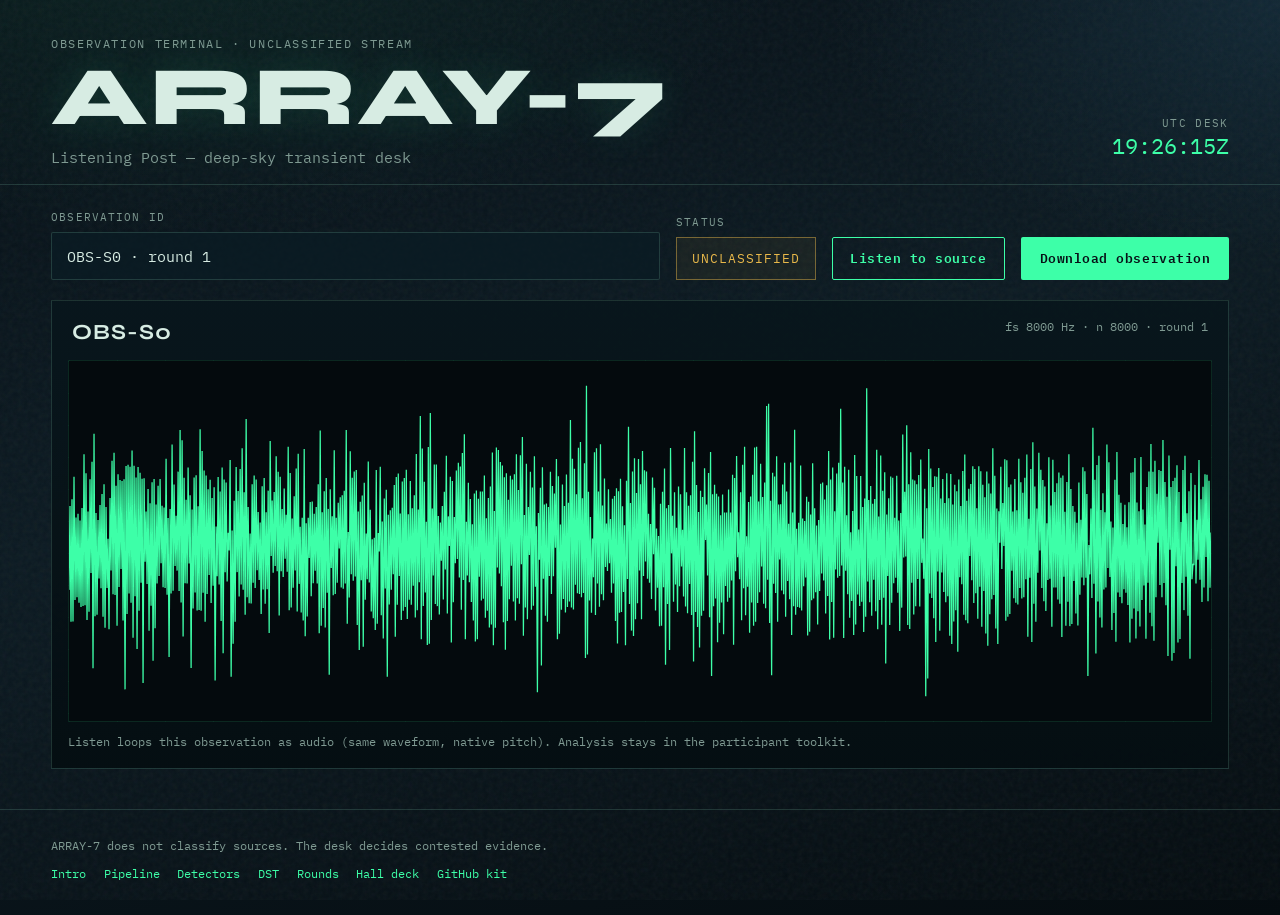
<file: website/index.html>
<!DOCTYPE html>
<html lang="ru">
<head>
  <meta charset="UTF-8" />
  <meta name="viewport" content="width=device-width, initial-scale=1" />
  <title>ARRAY-7 — Listening Post</title>
  <link rel="preconnect" href="https://fonts.googleapis.com" />
  <link rel="preconnect" href="https://fonts.gstatic.com" crossorigin />
  <link href="https://fonts.googleapis.com/css2?family=IBM+Plex+Mono:wght@400;500;600&family=Syne:wght@600;700;800&display=swap" rel="stylesheet" />
  <link rel="stylesheet" href="style.css" />
</head>
<body>
  <div class="grain" aria-hidden="true"></div>

  <header class="top">
    <div class="brand-block">
      <p class="eyebrow">Observation terminal · unclassified stream</p>
      <h1 class="brand">ARRAY-7</h1>
      <p class="tagline">Listening Post — deep-sky transient desk</p>
    </div>
    <div class="clock-block">
      <span class="clock-label">UTC desk</span>
      <time id="utc-clock" class="clock">--:--:--</time>
    </div>
  </header>

  <main class="stage">
    <section class="select-row" aria-label="Observation select">
      <label class="field">
        <span>Observation ID</span>
        <select id="obs-select"></select>
      </label>
      <div class="status-wrap">
        <span class="status-label">Status</span>
        <span id="status-badge" class="status">UNCLASSIFIED</span>
      </div>
      <button id="play-btn" class="btn btn-ghost" type="button" disabled>Listen to source</button>
      <a id="download-btn" class="btn" href="#" download>Download observation</a>
    </section>

    <section class="scope" aria-label="Waveform">
      <div class="scope-head">
        <h2 id="obs-title">—</h2>
        <p id="obs-meta" class="meta-line">fs — · n — · round —</p>
      </div>
      <canvas id="wave" width="1200" height="360" role="img" aria-label="Waveform display"></canvas>
      <p class="hint">Listen loops this observation as audio (same waveform, native pitch). Analysis stays in the participant toolkit.</p>
    </section>
  </main>

  <footer class="foot">
    <p>ARRAY-7 does not classify sources. The desk decides contested evidence.</p>
    <p class="desk-links">
      <a href="docs.html">Intro</a>
      <a href="docs.html#pipeline">Pipeline</a>
      <a href="docs.html#detectors">Detectors</a>
      <a href="docs.html#dst">DST</a>
      <a href="scoreboard.html">Rounds</a>
      <a href="briefing.html">Hall deck</a>
      <a href="https://github.com/LogMaks/seti-hack-public/tree/main/participant">GitHub kit</a>
    </p>
  </footer>

  <script src="app.js"></script>
</body>
</html>
</file>
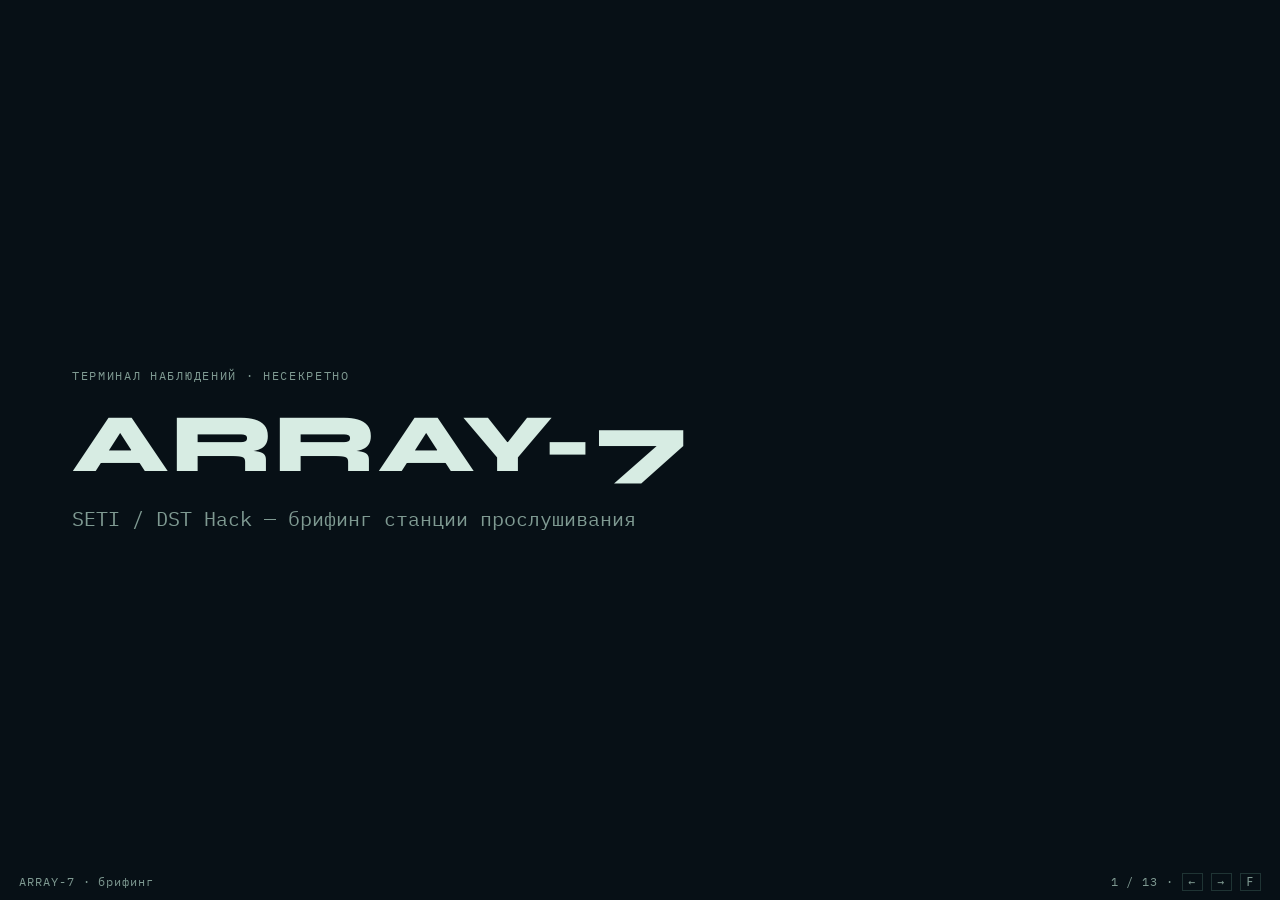
<file: website/briefing.html>
<!DOCTYPE html>
<html lang="ru">
<head>
  <meta charset="UTF-8" />
  <meta name="viewport" content="width=device-width, initial-scale=1" />
  <title>ARRAY-7 — брифинг</title>
  <link rel="preconnect" href="https://fonts.googleapis.com" />
  <link rel="preconnect" href="https://fonts.gstatic.com" crossorigin />
  <link href="https://fonts.googleapis.com/css2?family=IBM+Plex+Mono:wght@400;500;600&family=Syne:wght@700;800&display=swap" rel="stylesheet" />
  <style>
    :root { --bg:#071016; --ink:#d7ece3; --muted:#7f9a92; --accent:#3dffa8; --warn:#e8b84a; --line:rgba(120,180,160,.22); }
    * { box-sizing: border-box; }
    html, body { margin: 0; height: 100%; background: var(--bg); color: var(--ink); font-family: "IBM Plex Mono", ui-monospace, monospace; }
    .deck { height: 100%; }
    .slide { display: none; height: 100%; padding: clamp(1.5rem, 5vh, 3.5rem) clamp(1.5rem, 6vw, 4.5rem); flex-direction: column; justify-content: center; gap: 1rem; }
    .slide.on { display: flex; }
    .eyebrow { margin: 0; color: var(--muted); letter-spacing: .14em; text-transform: uppercase; font-size: .75rem; }
    h1, h2 { font-family: Syne, sans-serif; font-weight: 800; margin: 0; letter-spacing: .02em; line-height: 1.05; }
    h1 { font-size: clamp(2.4rem, 8vw, 5.2rem); }
    h2 { font-size: clamp(1.6rem, 4.5vw, 2.8rem); }
    p, li { font-size: clamp(.95rem, 2vw, 1.25rem); line-height: 1.45; max-width: 42rem; }
    p { margin: 0; color: var(--ink); }
    .muted { color: var(--muted); }
    .accent { color: var(--accent); }
    .warn { color: var(--warn); }
    ul { margin: 0; padding-left: 1.2rem; }
    li { margin: .35rem 0; }
    code { color: var(--accent); }
    .grid { display: grid; grid-template-columns: 1fr 1fr; gap: 1.25rem 2rem; max-width: 52rem; }
    .card { border: 1px solid var(--line); padding: 1rem 1.1rem; }
    .card h3 { margin: 0 0 .4rem; font-size: .72rem; letter-spacing: .12em; text-transform: uppercase; color: var(--muted); font-weight: 500; }
    .bar { position: fixed; left: 0; right: 0; bottom: 0; display: flex; justify-content: space-between; padding: .7rem 1.2rem; color: var(--muted); font-size: .72rem; letter-spacing: .08em; }
    kbd { border: 1px solid var(--line); padding: .05rem .35rem; }
    .viz { display: flex; flex-direction: column; gap: 1rem; max-width: 52rem; width: 100%; }
    .mass-row { display: grid; grid-template-columns: 5.5rem 1fr 4.5rem; gap: .75rem; align-items: center; }
    .mass-row.tight { grid-template-columns: 7.8rem 1fr 4.2rem; gap: .45rem; }
    .mass-row.tight .tag { font-size: .68rem; }
    .viz.compact .stack { height: 1.15rem; }
    .viz.compact { gap: .45rem; }
    .fuse-line { margin-top: .35rem; padding-top: .55rem; border-top: 1px solid var(--line); }
    .mass-row .tag { color: var(--muted); font-size: .78rem; letter-spacing: .06em; text-transform: uppercase; }
    .mass-row .num { color: var(--muted); font-size: .78rem; text-align: right; }
    .stack { display: flex; height: 1.55rem; width: 100%; border: 1px solid var(--line); overflow: hidden; }
    .stack i { display: block; height: 100%; }
    .s { background: #3dffa8; }
    .n { background: #7f9a92; }
    .u { background: #e8b84a; }
    .legend { display: flex; flex-wrap: wrap; gap: .8rem 1.2rem; font-size: .78rem; color: var(--muted); }
    .legend span::before { content: ""; display: inline-block; width: .7rem; height: .7rem; margin-right: .35rem; vertical-align: -0.05rem; }
    .legend .ls::before { background: #3dffa8; }
    .legend .ln::before { background: #7f9a92; }
    .legend .lu::before { background: #e8b84a; }
    .belpl { display: grid; grid-template-columns: 1fr 1fr; gap: 1rem; max-width: 48rem; }
    .belpl .card { min-height: 7.5rem; }
    .range { position: relative; height: 1.35rem; margin-top: .85rem; border: 1px solid var(--line); background: rgba(127,154,146,.15); }
    .range .bel { position: absolute; left: 0; top: 0; bottom: 0; background: #3dffa8; }
    .range .pl-gap { position: absolute; top: 0; bottom: 0; background: #e8b84a; opacity: .85; }
    .range-cap { display: flex; justify-content: space-between; margin-top: .35rem; font-size: .72rem; color: var(--muted); }
    .k-meter { max-width: 28rem; }
    .k-meter .track { height: 1.1rem; border: 1px solid var(--line); background: rgba(127,154,146,.12); position: relative; }
    .k-meter .fill { height: 100%; background: #e8b84a; }
    .k-meter .labels { display: flex; justify-content: space-between; font-size: .72rem; color: var(--muted); margin-top: .3rem; }
    .flow { display: flex; flex-wrap: wrap; align-items: center; gap: .55rem; max-width: 52rem; }
    .flow .box { border: 1px solid var(--line); padding: .7rem .9rem; font-size: clamp(.85rem, 1.6vw, 1.05rem); }
    .flow .arrow { color: var(--accent); font-size: 1.2rem; }
    @media (max-width: 720px) { .grid, .belpl { grid-template-columns: 1fr; } .mass-row { grid-template-columns: 4.2rem 1fr; } .mass-row .num { display: none; } }
  </style>
</head>
<body>
  <main class="deck" id="deck">
    <section class="slide on">
      <p class="eyebrow">Терминал наблюдений · несекретно</p>
      <h1>ARRAY-7</h1>
      <p class="muted">SETI / DST Hack — брифинг станции прослушивания</p>
    </section>

    <section class="slide">
      <p class="eyebrow">Миссия</p>
      <h2>Сигнал или шум?</h2>
      <p>Шесть детекторов снимают свидетельства. DST сливает числа. Решение принимает сама команда.</p>
      <p class="muted">Это основное.</p>
    </section>

    <section class="slide">
      <p class="eyebrow">Дорожка 2</p>
      <h2>Зашифрованный текст</h2>
      <p>В потоке может быть закодированный фрагмент.</p>
      <p>Сначала подумайте о природе: <span class="accent">сигнал</span> или <span class="accent">шум</span>. Потом можно копать <span class="accent">глубже метки</span> — структура, несущая, биты.</p>
      <p>В конце задание расшифровки — бонус, не замена основной сдачи.</p>
      <p class="muted">Где лежит и как закодировано — часть задачи. Подсказок нет.</p>
    </section>

    <section class="slide">
      <p class="eyebrow">Станция</p>
      <h2>Данные отдаёт вымышленная станция ARRAY-7</h2>
      <p>Сайт показывает осциллограмму, играет звук и отдаёт <code>.npy</code> с данными.</p>
      <p>Анализ осуществляется вами, в <code>participant/</code>.</p>
      <p class="muted">Станция: https://logmaks.github.io/seti-hack-public/</p>
      <p class="muted">Kit: https://github.com/LogMaks/seti-hack-public/tree/main/participant</p>
    </section>

    <section class="slide">
      <p class="eyebrow">Шесть источников</p>
      <h2>Шесть независимых детекторов</h2>
      <div class="grid">
        <div class="card">
          <h3>Спектр / энергия</h3>
          <p>Есть ли физически выделяемый сигнал?</p>
          <p class="muted">snr · fft_peak · band_energy</p>
        </div>
        <div class="card">
          <h3>Структура</h3>
          <p>Есть ли неслучайная структура?</p>
          <p class="muted">autocorr · entropy · periodicity</p>
        </div>
      </div>
      <p class="muted">Шесть независимых базовых вероятностных масс в теории Демпстера–Шефера. Набор BPA заменяется большинством, средним и DST.</p>
    </section>

    <section class="slide">
      <p class="eyebrow">Пример · 6 источников</p>
      <h2>Так выглядит один прогон</h2>
      <div class="viz compact">
        <div class="mass-row tight">
          <span class="tag">ОСШ</span>
          <div class="stack"><i class="s" style="width:100%"></i></div>
          <span class="num">сигнал</span>
        </div>
        <div class="mass-row tight">
          <span class="tag">спектр.пик</span>
          <div class="stack"><i class="s" style="width:51%"></i><i class="n" style="width:35%"></i><i class="u" style="width:14%"></i></div>
          <span class="num">смесь</span>
        </div>
        <div class="mass-row tight">
          <span class="tag">энергия</span>
          <div class="stack"><i class="s" style="width:100%"></i></div>
          <span class="num">сигнал</span>
        </div>
        <div class="mass-row tight">
          <span class="tag">автокорр.</span>
          <div class="stack"><i class="s" style="width:43%"></i><i class="n" style="width:44%"></i><i class="u" style="width:13%"></i></div>
          <span class="num">смесь</span>
        </div>
        <div class="mass-row tight">
          <span class="tag">энтропия</span>
          <div class="stack"><i class="s" style="width:2%"></i><i class="n" style="width:9%"></i><i class="u" style="width:89%"></i></div>
          <span class="num">Θ</span>
        </div>
        <div class="mass-row tight">
          <span class="tag">период.</span>
          <div class="stack"><i class="s" style="width:81%"></i><i class="n" style="width:19%"></i></div>
          <span class="num">сигнал</span>
        </div>
        <div class="fuse-line">
          <div class="mass-row tight">
            <span class="tag">большинство</span>
            <div class="stack"><i class="s" style="width:67%"></i><i class="n" style="width:33%"></i></div>
            <span class="num">сигнал</span>
          </div>
          <div class="mass-row tight">
            <span class="tag">DST</span>
            <div class="stack"><i class="s" style="width:100%"></i></div>
            <span class="num warn">K ↑</span>
          </div>
        </div>
        <div class="legend">
          <span class="ls">сигнал</span><span class="ln">шум</span><span class="lu">незнание</span>
          <span>голоса спокойны · DST поднимает конфликт</span>
        </div>
      </div>
      <p class="muted">Учебный эскиз. Ищите такие расхождения в своих прогонах.</p>
    </section>

    <section class="slide">
      <p class="eyebrow">Рамка</p>
      <h2>Θ = {сигнал, шум}</h2>
      <p>Третьей гипотезы нет.</p>
      <p><code>unknown</code> в BPA — это <span class="accent">m(Θ)</span>, масса незнания. Не класс «неизвестно».</p>
    </section>

    <section class="slide">
      <p class="eyebrow">Свидетельства</p>
      <h2>Каждый детектор → BPA</h2>
      <div class="viz">
        <div class="mass-row">
          <span class="tag">пример</span>
          <div class="stack" title="сигнал 0.60 · шум 0.15 · незнание 0.25" aria-hidden="true">
            <i class="s" style="width:60%"></i>
            <i class="n" style="width:15%"></i>
            <i class="u" style="width:25%"></i>
          </div>
          <span class="num">сумма = 1</span>
        </div>
        <div class="legend">
          <span class="ls">сигнал 0.60</span>
          <span class="ln">шум 0.15</span>
          <span class="lu">незнание / m(Θ) 0.25</span>
        </div>
      </div>
      <p class="muted">Низкая уверенность → больше жёлтого (Θ), а не «натянуть 0.99».</p>
    </section>

    <section class="slide">
      <p class="eyebrow">DST</p>
      <h2>Bel · Pl · K</h2>
      <div class="belpl">
        <div class="card">
          <h3>Bel(сигнал) = m(сигнал)</h3>
          <p>Уже отдано гипотезе.</p>
          <div class="range" aria-hidden="true">
            <div class="bel" style="width:60%"></div>
          </div>
          <div class="range-cap"><span>0</span><span>Bel</span><span>1</span></div>
        </div>
        <div class="card">
          <h3>Pl(сигнал) = m(с) + m(Θ)</h3>
          <p>Ещё не противоречит.</p>
          <div class="range" aria-hidden="true">
            <div class="bel" style="width:60%"></div>
            <div class="pl-gap" style="left:60%; width:25%"></div>
          </div>
          <div class="range-cap"><span>0</span><span>Bel → Pl</span><span>1</span></div>
        </div>
      </div>
      <div class="k-meter" style="margin-top:.5rem">
        <p style="margin-bottom:.4rem"><span class="warn">K</span> — конфликт до нормировки Демпстера</p>
        <div class="track"><div class="fill" style="width:50%"></div></div>
        <div class="labels"><span>0 — согласны</span><span>1 — отказ комбинации</span></div>
      </div>
    </section>

    <section class="slide">
      <p class="eyebrow">Демпстер</p>
      <h2>Как сливаются массы</h2>
      <div class="flow">
        <div class="box">m₁</div>
        <span class="arrow">×</span>
        <div class="box">m₂</div>
        <span class="arrow">→</span>
        <div class="box">совместимое / (1−K)</div>
        <span class="arrow">→</span>
        <div class="box accent">m₁₂</div>
      </div>
      <p>Согласие усиливает сигнал или шум. Конфликт растёт в <span class="warn">K</span>.</p>
      <p class="muted">Если K → 1, комбинация отказана — вердикт пишет команда.</p>
    </section>

    <section class="slide">
      <p class="eyebrow">Пример 1 · согласие</p>
      <h2>DST усиливает согласие</h2>
      <div class="viz">
        <div class="mass-row">
          <span class="tag">m1</span>
          <div class="stack"><i class="s" style="width:60%"></i><i class="n" style="width:10%"></i><i class="u" style="width:30%"></i></div>
          <span class="num">0.60/0.10/0.30</span>
        </div>
        <div class="mass-row">
          <span class="tag">m2</span>
          <div class="stack"><i class="s" style="width:50%"></i><i class="n" style="width:10%"></i><i class="u" style="width:40%"></i></div>
          <span class="num">0.50/0.10/0.40</span>
        </div>
        <div class="mass-row">
          <span class="tag">среднее</span>
          <div class="stack"><i class="s" style="width:55%"></i><i class="n" style="width:10%"></i><i class="u" style="width:35%"></i></div>
          <span class="num">0.55/0.10/0.35</span>
        </div>
        <div class="mass-row">
          <span class="tag">DST</span>
          <div class="stack"><i class="s" style="width:78%"></i><i class="n" style="width:9%"></i><i class="u" style="width:13%"></i></div>
          <span class="num accent">0.78/0.09/0.13</span>
        </div>
        <div class="legend">
          <span class="ls">сигнал</span><span class="ln">шум</span><span class="lu">незнание</span>
          <span>K ≈ 0.11</span>
        </div>
      </div>
      <p class="muted">Незнание падает. Среднее так не делает.</p>
    </section>

    <section class="slide">
      <p class="eyebrow">Пример 2 · конфликт</p>
      <h2>Среднее спокойно. DST — нет.</h2>
      <div class="viz">
        <div class="mass-row">
          <span class="tag">m1</span>
          <div class="stack"><i class="s" style="width:70%"></i><i class="n" style="width:10%"></i><i class="u" style="width:20%"></i></div>
          <span class="num">0.70/0.10/0.20</span>
        </div>
        <div class="mass-row">
          <span class="tag">m2</span>
          <div class="stack"><i class="s" style="width:10%"></i><i class="n" style="width:70%"></i><i class="u" style="width:20%"></i></div>
          <span class="num">0.10/0.70/0.20</span>
        </div>
        <div class="mass-row">
          <span class="tag">среднее</span>
          <div class="stack"><i class="s" style="width:40%"></i><i class="n" style="width:40%"></i><i class="u" style="width:20%"></i></div>
          <span class="num">0.40/0.40/0.20</span>
        </div>
        <div class="mass-row">
          <span class="tag">DST</span>
          <div class="stack"><i class="s" style="width:46%"></i><i class="n" style="width:46%"></i><i class="u" style="width:8%"></i></div>
          <span class="num warn">K = 0.50</span>
        </div>
      </div>
      <p><span class="warn">HUMAN_REVIEW</span> — вердикт пишет команда. K→1 — комбинация отказана.</p>
    </section>

    <section class="slide">
      <p class="eyebrow">Канон</p>
      <h2>Шесть BPA, потом DST</h2>
      <p>Каждый детектор отдаёт свою массу. Среднее — среднее, не DST.</p>
      <p>Канон сдачи: <span class="accent">Демпстер на всех шести</span>.</p>
      <p class="muted">Большинство и среднее рядом — чтобы сравнить, не заменить DST.</p>
    </section>

    <section class="slide">
      <p class="eyebrow">Базовые линии</p>
      <h2>Три числа на одном наборе</h2>
      <ul>
        <li><span class="accent">majority</span> — голоса жёстких меток</li>
        <li><span class="accent">mean</span> — среднее BPA</li>
        <li><span class="accent">DST</span> — комбинация Демпстера</li>
      </ul>
      <p>Ищите кейс, где большинство спокойно, а DST поднимает K. Такое бывает не на каждом файле.</p>
    </section>

    <section class="slide">
      <p class="eyebrow">Политика</p>
      <h2>Автомат предлагает. Команда решает.</h2>
      <ul>
        <li><code>DECIDE</code> — Bel достаточен, конфликт невысокий</li>
        <li><code class="warn">HUMAN_REVIEW</code> — высокий K или m(Θ), команда пишет вердикт</li>
        <li><code>OBSERVE_MORE</code> — слабо / ничья, ждать раунд</li>
      </ul>
      <p class="muted">Внешнего судьи нет. Пороги в decision.py можно менять — защитите выбор.</p>
    </section>

    <section class="slide">
      <p class="eyebrow">Сдача</p>
      <h2>Что сдать по наблюдению</h2>
      <ul>
        <li>BPA шести детекторов</li>
        <li>majority / mean / DST + Bel, Pl, K, m(Θ)</li>
        <li>действие политики и вердикт команды</li>
        <li>3–5 предложений «почему»</li>
      </ul>
      <p class="muted">ИИ разрешён. Текст в потоке — бонус, не замена этой сдачи.</p>
    </section>

    <section class="slide">
      <p class="eyebrow">Через 10 минут</p>
      <h2>Старт</h2>
      <p class="muted">Репозиторий kit:</p>
      <p><code>https://github.com/LogMaks/seti-hack-public/tree/main/participant</code></p>
      <p><code>cd participant && pip install -r requirements.txt</code></p>
      <p><code>python generator_example.py</code></p>
      <p><code>python main.py data/example_sine.npy</code></p>
      <p class="muted">Потом скачайте раунд со станции. Порядок ID ≠ порядок раундов.</p>
    </section>

    <section class="slide">
      <p class="eyebrow">ARRAY-7</p>
      <h1>Стол<br>решает.</h1>
      <p class="muted">Станция не классифицирует источники. Две группы — один kit. Кто первый сдаст раунд, тот и взял флаг.</p>
    </section>
  </main>
  <div class="bar">
    <span>ARRAY-7 · брифинг</span>
    <span><span id="pos">1 / 13</span> · <kbd>←</kbd> <kbd>→</kbd> <kbd>F</kbd></span>
  </div>
  <script>
    const slides = [...document.querySelectorAll(".slide")];
    const pos = document.getElementById("pos");
    let i = 0;
    function show(n) {
      i = Math.max(0, Math.min(slides.length - 1, n));
      slides.forEach((s, k) => s.classList.toggle("on", k === i));
      pos.textContent = i + 1 + " / " + slides.length;
    }
    document.addEventListener("keydown", (e) => {
      if (["ArrowRight", "PageDown", " ", "Enter"].includes(e.key)) { e.preventDefault(); show(i + 1); }
      if (["ArrowLeft", "PageUp", "Backspace"].includes(e.key)) { e.preventDefault(); show(i - 1); }
      if (e.key === "Home") show(0);
      if (e.key === "End") show(slides.length - 1);
      if (e.key === "f" || e.key === "F") document.documentElement.requestFullscreen?.();
    });
    document.getElementById("deck").addEventListener("click", (e) => {
      show(e.clientX > innerWidth / 2 ? i + 1 : i - 1);
    });
  </script>
</body>
</html>
</file>
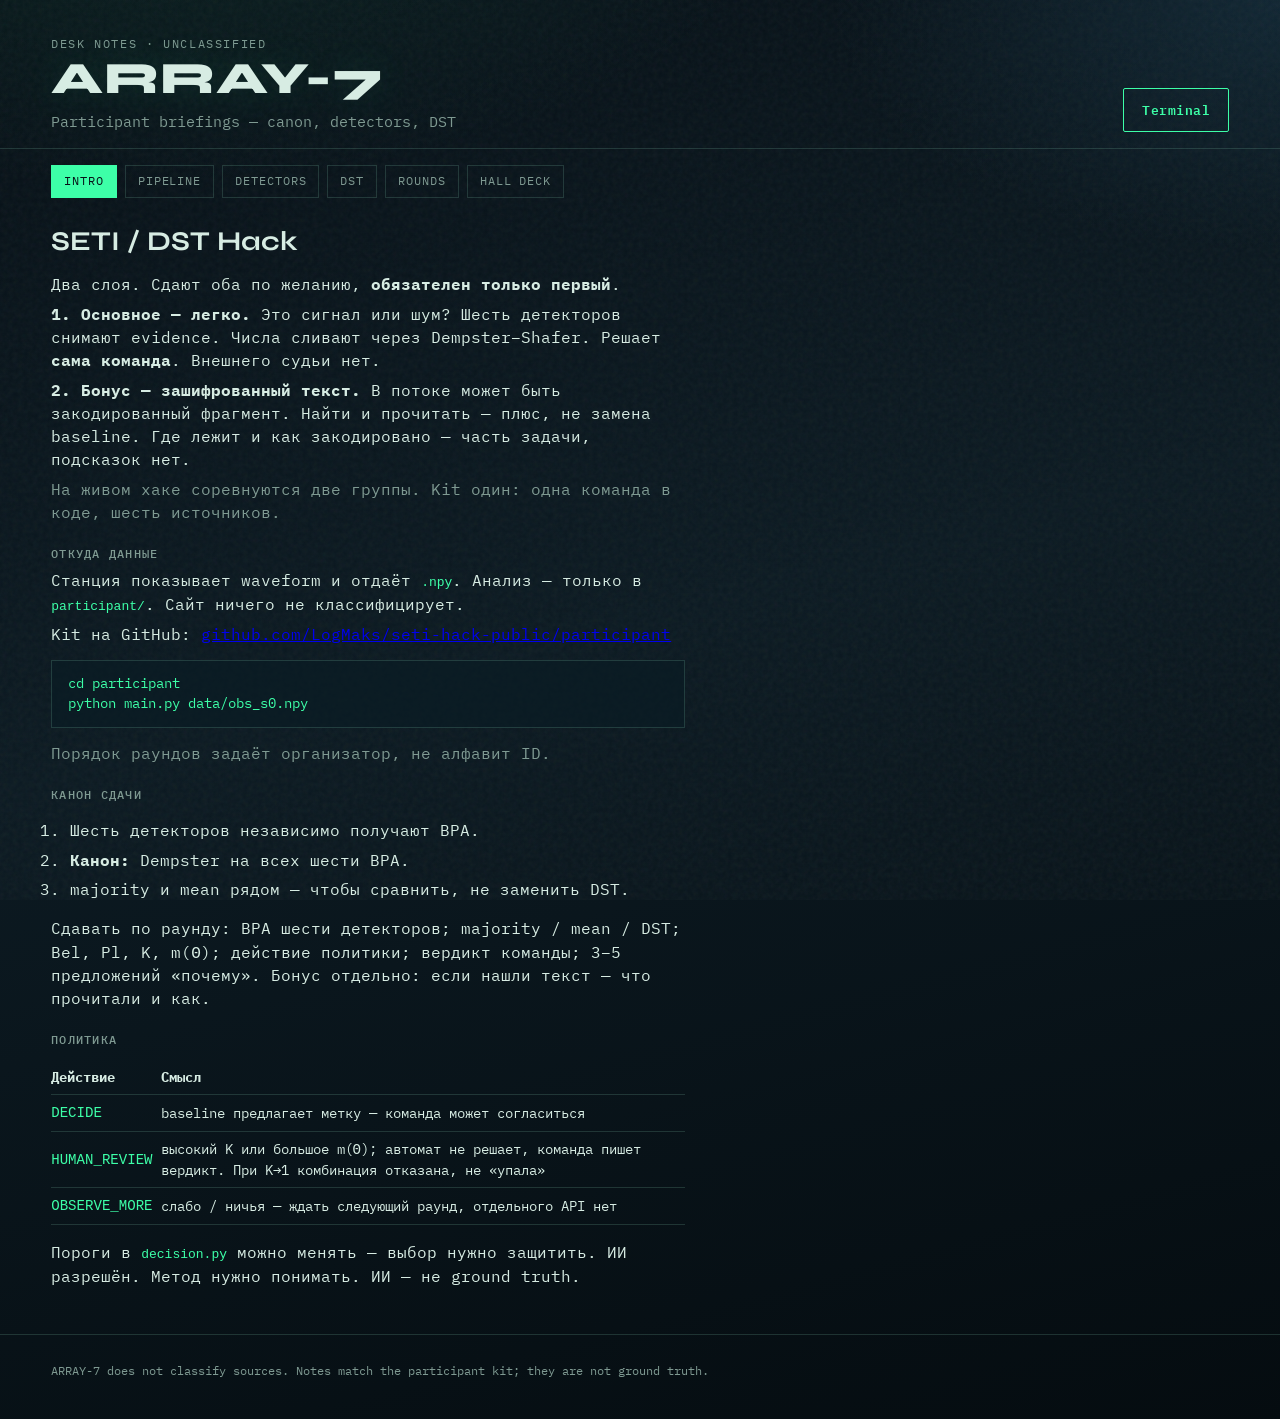
<file: website/docs.html>
<!DOCTYPE html>
<html lang="ru">
<head>
  <meta charset="UTF-8" />
  <meta name="viewport" content="width=device-width, initial-scale=1" />
  <title>ARRAY-7 — desk notes</title>
  <link rel="preconnect" href="https://fonts.googleapis.com" />
  <link rel="preconnect" href="https://fonts.gstatic.com" crossorigin />
  <link href="https://fonts.googleapis.com/css2?family=IBM+Plex+Mono:wght@400;500;600&family=Syne:wght@600;700;800&display=swap" rel="stylesheet" />
  <link rel="stylesheet" href="style.css" />
</head>
<body class="docs-body">
  <div class="grain" aria-hidden="true"></div>
  <header class="top">
    <div class="brand-block">
      <p class="eyebrow">Desk notes · unclassified</p>
      <h1 class="brand brand-sm">ARRAY-7</h1>
      <p class="tagline">Participant briefings — canon, detectors, DST</p>
    </div>
    <a class="btn btn-ghost" href="index.html">Terminal</a>
  </header>

  <nav class="doc-nav" aria-label="Briefings">
    <a href="#intro" data-tab="intro">Intro</a>
    <a href="#pipeline" data-tab="pipeline">Pipeline</a>
    <a href="#detectors" data-tab="detectors">Detectors</a>
    <a href="#dst" data-tab="dst">DST</a>
    <a href="scoreboard.html">Rounds</a>
    <a href="briefing.html">Hall deck</a>
  </nav>

  <main class="stage prose">
    <article id="intro">
      <h2>SETI / DST Hack</h2>
      <p>Два слоя. Сдают оба по желанию, <strong>обязателен только первый</strong>.</p>
      <p><strong>1. Основное — легко.</strong> Это сигнал или шум? Шесть детекторов снимают evidence. Числа сливают через Dempster–Shafer. Решает <strong>сама команда</strong>. Внешнего судьи нет.</p>
      <p><strong>2. Бонус — зашифрованный текст.</strong> В потоке может быть закодированный фрагмент. Найти и прочитать — плюс, не замена baseline. Где лежит и как закодировано — часть задачи, подсказок нет.</p>
      <p class="muted">На живом хаке соревнуются две группы. Kit один: одна команда в коде, шесть источников.</p>
      <h3>Откуда данные</h3>
      <p>Станция показывает waveform и отдаёт <code>.npy</code>. Анализ — только в <code>participant/</code>. Сайт ничего не классифицирует.</p>
      <p>Kit на GitHub: <a href="https://github.com/LogMaks/seti-hack-public/tree/main/participant">github.com/LogMaks/seti-hack-public/participant</a></p>
      <pre>cd participant
python main.py data/obs_s0.npy</pre>
      <p class="muted">Порядок раундов задаёт организатор, не алфавит ID.</p>
      <h3>Канон сдачи</h3>
      <ol>
        <li>Шесть детекторов независимо получают BPA.</li>
        <li><strong>Канон:</strong> Dempster на всех шести BPA.</li>
        <li>majority и mean рядом — чтобы сравнить, не заменить DST.</li>
      </ol>
      <p>Сдавать по раунду: BPA шести детекторов; majority / mean / DST; Bel, Pl, K, m(Θ); действие политики; вердикт команды; 3–5 предложений «почему». Бонус отдельно: если нашли текст — что прочитали и как.</p>
      <h3>Политика</h3>
      <table>
        <thead><tr><th>Действие</th><th>Смысл</th></tr></thead>
        <tbody>
          <tr><td><code>DECIDE</code></td><td>baseline предлагает метку — команда может согласиться</td></tr>
          <tr><td><code>HUMAN_REVIEW</code></td><td>высокий K или большое m(Θ); автомат не решает, команда пишет вердикт. При K→1 комбинация отказана, не «упала»</td></tr>
          <tr><td><code>OBSERVE_MORE</code></td><td>слабо / ничья — ждать следующий раунд, отдельного API нет</td></tr>
        </tbody>
      </table>
      <p>Пороги в <code>decision.py</code> можно менять — выбор нужно защитить. ИИ разрешён. Метод нужно понимать. ИИ — не ground truth.</p>
    </article>

    <article id="pipeline">
      <h2>Pipeline — модули kit</h2>
      <p>Анализ только локально в <code>participant/</code>. Сайт waveform отдаёт, классификацию не считает.</p>
      <div class="pipeline" aria-label="Participant pipeline">
        <div class="pipeline-step"><strong>1 · load</strong><span><code>.npy</code> + meta <code>fs</code></span></div>
        <div class="pipeline-arrow" aria-hidden="true">→</div>
        <div class="pipeline-step"><strong>2 · detectors</strong><span>6 BPA в <code>detectors.py</code></span></div>
        <div class="pipeline-arrow" aria-hidden="true">→</div>
        <div class="pipeline-step"><strong>3 · baselines</strong><span>majority · mean · DST</span></div>
        <div class="pipeline-arrow" aria-hidden="true">→</div>
        <div class="pipeline-step"><strong>4 · metrics</strong><span>Bel / Pl / K / m(Θ)</span></div>
        <div class="pipeline-arrow" aria-hidden="true">→</div>
        <div class="pipeline-step"><strong>5 · policy</strong><span>DECIDE · HUMAN_REVIEW · OBSERVE_MORE</span></div>
        <div class="pipeline-arrow" aria-hidden="true">→</div>
        <div class="pipeline-step"><strong>6 · verdict</strong><span>команда пишет ответ</span></div>
      </div>
      <p>Канон сдачи — DST на всех шести BPA. Majority и mean рядом для сравнения.</p>
      <pre>python main.py data/obs_s0.npy
python main.py data/obs_s0.npy --plot
python main.py data/obs_s0.npy --human</pre>
      <p class="muted"><code>--plot</code> рисует BPA детекторов и Bel/K после текстового отчёта. Таблица раундов: <a href="scoreboard.html">Rounds</a>.</p>
    </article>

    <article id="detectors">
      <h2>Шесть детекторов</h2>
      <p>Одна команда, шесть независимых источников evidence. Код: <code>detectors.py</code> → <code>run_detectors(x, fs)</code> → список BPA.</p>
      <table>
        <thead><tr><th>Детектор</th><th>Идея</th></tr></thead>
        <tbody>
          <tr><td><code>snr</code></td><td>пик PSD относительно медианы</td></tr>
          <tr><td><code>fft_peak</code></td><td>узкий пик в амплитудном спектре</td></tr>
          <tr><td><code>band_energy</code></td><td>доля энергии в top-k бинах</td></tr>
          <tr><td><code>autocorr</code></td><td>сильный пик автокорреляции при ненулевом лаге</td></tr>
          <tr><td><code>entropy</code></td><td>ниже энтропия амплитуд, чем у шума → больше структуры</td></tr>
          <tr><td><code>periodicity</code></td><td>повтор / модуляция через спектр квадрата</td></tr>
        </tbody>
      </table>
      <p>BPA: <code>{"signal", "noise", "unknown"}</code>, сумма 1. <code>unknown</code> = m(Θ), не третий класс.</p>
      <p>Первые три смотрят спектр/энергию, последние три — структуру. Это разные вопросы, не разные команды.</p>
      <h3>Можно менять</h3>
      <p>Пороги, окна, лаги, бины, score→BPA. Новый признак — только если объясняете.</p>
      <p>Нельзя: подглядывать метки, вводить третью гипотезу в Θ, сдавать график без BPA, искать «скрытое сообщение» <em>вместо</em> BPA (текст — бонус после сдачи).</p>
      <ul>
        <li>Высокая энергия ≠ автоматически <code>signal</code>.</li>
        <li>Низкая уверенность → масса на <code>unknown</code>, не «натянуть 0.99».</li>
        <li>Согласие части детекторов — ещё не ответ: канон — DST на всех шести.</li>
        <li>Конфликт между детекторами — учебный кейс: majority может быть спокоен, DST поднимает K.</li>
      </ul>
    </article>

    <article id="dst">
      <h2>DST — шпаргалка</h2>
      <p>Θ = {signal, noise}. Третьей гипотезы нет.</p>
      <pre>{"signal": 0.60, "noise": 0.15, "unknown": 0.25}  # сумма 1</pre>
      <p><code>unknown</code> — <strong>m(Θ)</strong>, масса незнания. Не класс «unknown».</p>
      <table>
        <thead><tr><th>Величина</th><th>Смысл</th></tr></thead>
        <tbody>
          <tr><td>Bel(A)</td><td>m(A) — сколько массы уже на гипотезе</td></tr>
          <tr><td>Pl(A)</td><td>m(A) + m(Θ) — сколько ещё не противоречит A</td></tr>
          <tr><td>K</td><td>конфликт <strong>до</strong> нормировки Демпстера</td></tr>
        </tbody>
      </table>
      <p>Правило — классический Dempster (<code>dst.combine</code>). Другие правила в baseline нет.</p>
      <p>После комбинации: <code>m(signal) = (s·s + s·Θ + Θ·s) / (1−K)</code>; <code>m(Θ) = Θ·Θ / (1−K)</code>.</p>
      <h3>Пример 1 — согласие</h3>
      <p>Оба слегка за signal. DST усиливает согласие, unknown падает. Mean этого не делает.</p>
      <table>
        <thead><tr><th></th><th>signal</th><th>noise</th><th>unknown</th></tr></thead>
        <tbody>
          <tr><td>m1</td><td>0.60</td><td>0.10</td><td>0.30</td></tr>
          <tr><td>m2</td><td>0.50</td><td>0.10</td><td>0.40</td></tr>
          <tr><td>mean</td><td>0.55</td><td>0.10</td><td>0.35</td></tr>
          <tr><td>DST, K=0.11</td><td><strong>0.78</strong></td><td>0.09</td><td>0.13</td></tr>
        </tbody>
      </table>
      <h3>Пример 2 — конфликт</h3>
      <p>Один за signal, другой за noise. Majority и mean спокойны (ничья). DST поднимает K.</p>
      <table>
        <thead><tr><th></th><th>signal</th><th>noise</th><th>unknown</th></tr></thead>
        <tbody>
          <tr><td>m1</td><td>0.70</td><td>0.10</td><td>0.20</td></tr>
          <tr><td>m2</td><td>0.10</td><td>0.70</td><td>0.20</td></tr>
          <tr><td>mean</td><td>0.40</td><td>0.40</td><td>0.20</td></tr>
          <tr><td>DST, K=0.50</td><td>0.46</td><td>0.46</td><td>0.08</td></tr>
        </tbody>
      </table>
      <p>Majority → abstain. K=0.50 ≥ 0.25 → <code>HUMAN_REVIEW</code>: автомат не ставит метку, вердикт пишет команда. Если m1=<code>(1,0,0)</code> и m2=<code>(0,1,0)</code>, K→1: комбинация отказана — тот же <code>HUMAN_REVIEW</code>.</p>
      <h3>Конфликт</h3>
      <p>K = m1(signal)·m2(noise) + m1(noise)·m2(signal).</p>
      <p>Если K → 1, комбинация не определена. Код не падает: политика → <code>HUMAN_REVIEW</code>. Это не «положить конфликт в unknown».</p>
      <p><code>max_conflict</code> — максимум <strong>последовательных</strong> pairwise K. Порядок источников влияет на число. Учебный прокси, не инвариант n источников.</p>
      <h3>Три baseline</h3>
      <ol>
        <li><strong>majority</strong> — hard-label по Bel, ничья → abstain</li>
        <li><strong>mean</strong> — среднее BPA (не DST)</li>
        <li><strong>DST</strong> — Dempster</li>
      </ol>
      <p>Имеет смысл искать файл, где majority/mean спокойны, а DST поднимает K. Такое бывает не на каждом наблюдении.</p>
      <p>Канон: Dempster на <strong>всех шести</strong> детекторах.</p>
      <p>Высокий K или большое m(Θ) → <code>HUMAN_REVIEW</code> (команда пишет вердикт). Слабый Bel или ничья → <code>OBSERVE_MORE</code> (ждать раунд). Иначе <code>DECIDE</code>.</p>
    </article>
  </main>

  <footer class="foot">
    <p>ARRAY-7 does not classify sources. Notes match the participant kit; they are not ground truth.</p>
  </footer>
  <script>
    const tabs = [...document.querySelectorAll(".doc-nav a[data-tab]")];
    const pages = [...document.querySelectorAll("main article")];
    function openTab() {
      const id = (location.hash || "#intro").slice(1);
      const ok = pages.some((p) => p.id === id) ? id : "intro";
      pages.forEach((p) => { p.hidden = p.id !== ok; });
      tabs.forEach((a) => a.classList.toggle("is-on", a.dataset.tab === ok));
    }
    window.addEventListener("hashchange", openTab);
    openTab();
  </script>
</body>
</html>
</file>
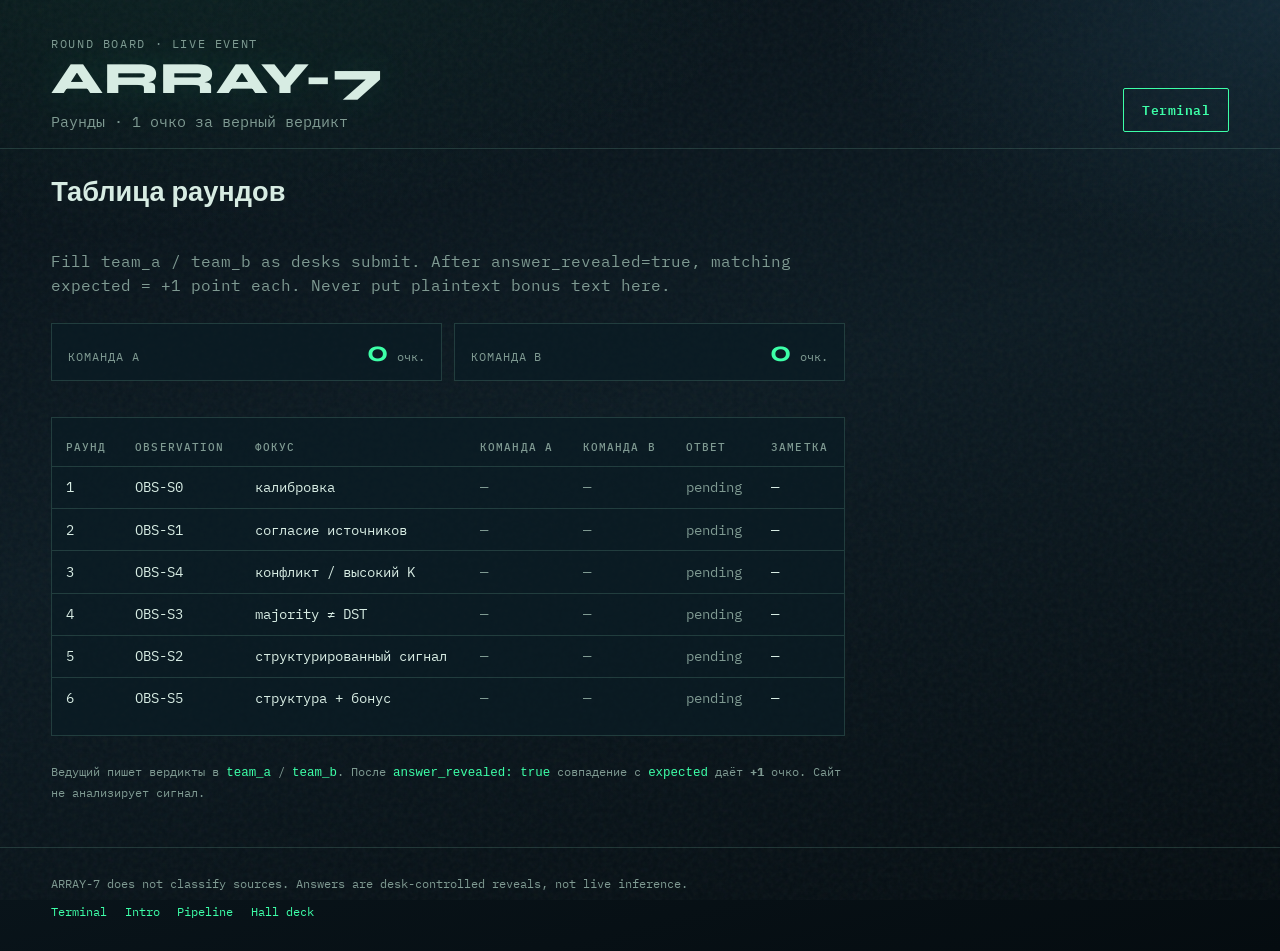
<file: website/scoreboard.html>
<!DOCTYPE html>
<html lang="ru">
<head>
  <meta charset="UTF-8" />
  <meta name="viewport" content="width=device-width, initial-scale=1" />
  <title>ARRAY-7 — round board</title>
  <link rel="preconnect" href="https://fonts.googleapis.com" />
  <link rel="preconnect" href="https://fonts.gstatic.com" crossorigin />
  <link href="https://fonts.googleapis.com/css2?family=IBM+Plex+Mono:wght@400;500;600&family=Syne:wght@600;700;800&display=swap" rel="stylesheet" />
  <link rel="stylesheet" href="style.css" />
</head>
<body class="docs-body">
  <div class="grain" aria-hidden="true"></div>
  <header class="top">
    <div class="brand-block">
      <p class="eyebrow">Round board · live event</p>
      <h1 class="brand brand-sm">ARRAY-7</h1>
      <p class="tagline">Раунды · 1 очко за верный вердикт</p>
    </div>
    <a class="btn btn-ghost" href="index.html">Terminal</a>
  </header>

  <main class="stage prose board-stage">
    <h2>Таблица раундов</h2>
    <p class="muted" id="board-note">Загрузка…</p>

    <div class="score-strip" id="score-strip" hidden>
      <div class="score-card">
        <span class="score-label" id="score-label-a">Команда A</span>
        <strong class="score-val" id="score-a">0</strong>
        <span class="score-unit">очк.</span>
      </div>
      <div class="score-card">
        <span class="score-label" id="score-label-b">Команда B</span>
        <strong class="score-val" id="score-b">0</strong>
        <span class="score-unit">очк.</span>
      </div>
    </div>

    <div class="table-wrap">
      <table class="board-table" id="board-table">
        <thead>
          <tr>
            <th>Раунд</th>
            <th>Observation</th>
            <th>Фокус</th>
            <th id="th-team-a">Команда A</th>
            <th id="th-team-b">Команда B</th>
            <th>Ответ</th>
            <th>Заметка</th>
          </tr>
        </thead>
        <tbody id="board-body"></tbody>
      </table>
    </div>
    <p class="muted board-hint">
      Ведущий пишет вердикты в <code>team_a</code> / <code>team_b</code>.
      После <code>answer_revealed: true</code> совпадение с <code>expected</code> даёт <strong>+1</strong> очко.
      Сайт не анализирует сигнал.
    </p>
  </main>

  <footer class="foot">
    <p>ARRAY-7 does not classify sources. Answers are desk-controlled reveals, not live inference.</p>
    <p class="desk-links">
      <a href="index.html">Terminal</a>
      <a href="docs.html">Intro</a>
      <a href="docs.html#pipeline">Pipeline</a>
      <a href="briefing.html">Hall deck</a>
    </p>
  </footer>

  <script>
    function norm(val) {
      return (val == null ? "" : String(val)).trim().toLowerCase();
    }

    function cellTeam(val, expected, revealed) {
      const t = (val == null ? "" : String(val)).trim();
      if (!t) return `<span class="ans-off">—</span>`;
      if (!revealed || !expected) {
        return `<span class="ans-team">${t}</span>`;
      }
      const ok = norm(t) === norm(expected);
      if (ok) {
        return `<span class="ans-hit">${t} <small>+1</small></span>`;
      }
      return `<span class="ans-miss">${t}</span>`;
    }

    async function loadBoard() {
      const note = document.getElementById("board-note");
      const body = document.getElementById("board-body");
      const strip = document.getElementById("score-strip");
      try {
        const data = await fetch("data/rounds.json").then((r) => {
          if (!r.ok) throw new Error("rounds.json missing");
          return r.json();
        });
        note.textContent = data.note || "";
        const nameA = (data.teams && data.teams.a) || "Команда A";
        const nameB = (data.teams && data.teams.b) || "Команда B";
        document.getElementById("th-team-a").textContent = nameA;
        document.getElementById("th-team-b").textContent = nameB;
        document.getElementById("score-label-a").textContent = nameA;
        document.getElementById("score-label-b").textContent = nameB;

        const rows = (data.rounds || []).slice().sort((a, b) => a.round - b.round);
        let scoreA = 0;
        let scoreB = 0;
        body.innerHTML = "";
        for (const r of rows) {
          const revealed = !!r.answer_revealed;
          const expected = r.expected || "";
          if (revealed && expected) {
            if (norm(r.team_a) && norm(r.team_a) === norm(expected)) scoreA += 1;
            if (norm(r.team_b) && norm(r.team_b) === norm(expected)) scoreB += 1;
          }
          const ans = revealed
            ? `<span class="ans-on">${expected || "—"}</span>`
            : `<span class="ans-off">pending</span>`;
          const tip = revealed ? (r.note || "—") : "—";
          const tr = document.createElement("tr");
          tr.innerHTML = `
            <td>${r.round}</td>
            <td>${r.label || r.id}</td>
            <td>${r.focus || "—"}</td>
            <td>${cellTeam(r.team_a, expected, revealed)}</td>
            <td>${cellTeam(r.team_b, expected, revealed)}</td>
            <td>${ans}</td>
            <td>${tip}</td>`;
          body.appendChild(tr);
        }

        document.getElementById("score-a").textContent = String(scoreA);
        document.getElementById("score-b").textContent = String(scoreB);
        strip.hidden = false;
      } catch (err) {
        note.textContent = String(err.message || err);
      }
    }
    loadBoard();
  </script>
</body>
</html>
</file>
<file: website/style.css>
:root {
  --bg0: #071016;
  --bg1: #0c1a22;
  --ink: #d7ece3;
  --muted: #7f9a92;
  --line: rgba(120, 180, 160, 0.22);
  --accent: #3dffa8;
  --accent-dim: #1a8f5c;
  --warn: #e8b84a;
  --panel: rgba(10, 28, 36, 0.72);
  --font-display: "Syne", sans-serif;
  --font-mono: "IBM Plex Mono", ui-monospace, monospace;
}

*,
*::before,
*::after {
  box-sizing: border-box;
}

html,
body {
  margin: 0;
  min-height: 100%;
}

body {
  color: var(--ink);
  font-family: var(--font-mono);
  background:
    radial-gradient(1200px 600px at 12% -10%, rgba(61, 255, 168, 0.08), transparent 55%),
    radial-gradient(900px 500px at 100% 0%, rgba(40, 90, 120, 0.25), transparent 50%),
    linear-gradient(165deg, var(--bg0), var(--bg1) 45%, #050c10);
  line-height: 1.45;
}

.grain {
  pointer-events: none;
  position: fixed;
  inset: 0;
  opacity: 0.05;
  background-image: url("data:image/svg+xml,%3Csvg viewBox='0 0 200 200' xmlns='http://www.w3.org/2000/svg'%3E%3Cfilter id='n'%3E%3CfeTurbulence type='fractalNoise' baseFrequency='0.9' numOctaves='3' stitchTiles='stitch'/%3E%3C/filter%3E%3Crect width='100%25' height='100%25' filter='url(%23n)'/%3E%3C/svg%3E");
  z-index: 1;
}

.top,
.stage,
.foot {
  position: relative;
  z-index: 2;
}

.top {
  display: flex;
  justify-content: space-between;
  align-items: flex-end;
  gap: 1.5rem;
  padding: 2.25rem clamp(1.25rem, 4vw, 3.5rem) 1rem;
  border-bottom: 1px solid var(--line);
  animation: rise 700ms ease-out both;
}

.eyebrow {
  margin: 0 0 0.35rem;
  color: var(--muted);
  font-size: 0.72rem;
  letter-spacing: 0.14em;
  text-transform: uppercase;
}

.brand {
  margin: 0;
  font-family: var(--font-display);
  font-weight: 800;
  font-size: clamp(2.8rem, 8vw, 5.2rem);
  letter-spacing: 0.02em;
  line-height: 0.95;
  color: var(--ink);
  text-shadow: 0 0 40px rgba(61, 255, 168, 0.12);
}

.tagline {
  margin: 0.55rem 0 0;
  color: var(--muted);
  font-size: 0.95rem;
  max-width: 28rem;
}

.clock-block {
  text-align: right;
  padding-bottom: 0.35rem;
}

.clock-label {
  display: block;
  color: var(--muted);
  font-size: 0.7rem;
  letter-spacing: 0.12em;
  text-transform: uppercase;
}

.clock {
  font-size: 1.35rem;
  color: var(--accent);
  font-variant-numeric: tabular-nums;
}

.stage {
  padding: 1.5rem clamp(1.25rem, 4vw, 3.5rem) 2.5rem;
  display: grid;
  gap: 1.25rem;
}

.select-row {
  display: grid;
  grid-template-columns: minmax(12rem, 1.2fr) auto auto auto;
  gap: 1rem;
  align-items: end;
  animation: rise 850ms ease-out both;
}

.field {
  display: grid;
  gap: 0.4rem;
}

.field span,
.status-label {
  color: var(--muted);
  font-size: 0.7rem;
  letter-spacing: 0.1em;
  text-transform: uppercase;
}

select {
  appearance: none;
  width: 100%;
  background: var(--panel);
  color: var(--ink);
  border: 1px solid var(--line);
  border-radius: 2px;
  padding: 0.75rem 0.9rem;
  font: inherit;
  font-size: 0.95rem;
}

select:focus {
  outline: 1px solid var(--accent-dim);
  border-color: var(--accent-dim);
}

.status-wrap {
  display: grid;
  gap: 0.4rem;
}

.status {
  display: inline-flex;
  align-items: center;
  min-height: 2.7rem;
  padding: 0 0.9rem;
  border: 1px solid rgba(232, 184, 74, 0.45);
  color: var(--warn);
  background: rgba(232, 184, 74, 0.06);
  letter-spacing: 0.08em;
  font-size: 0.82rem;
}

.btn {
  display: inline-flex;
  align-items: center;
  justify-content: center;
  min-height: 2.7rem;
  padding: 0 1.1rem;
  text-decoration: none;
  color: var(--bg0);
  background: var(--accent);
  font: inherit;
  font-weight: 600;
  font-size: 0.82rem;
  letter-spacing: 0.04em;
  border: 1px solid transparent;
  border-radius: 2px;
  cursor: pointer;
  white-space: nowrap;
  transition: transform 160ms ease, filter 160ms ease;
}

.btn-ghost {
  color: var(--accent);
  background: transparent;
  border-color: var(--accent);
}

.btn-ghost.is-playing {
  color: var(--bg0);
  background: var(--accent);
  border-color: var(--accent);
}

.btn:hover:not(:disabled) {
  transform: translateY(-1px);
  filter: brightness(1.05);
}

.btn:disabled,
.btn.is-disabled {
  pointer-events: none;
  opacity: 0.4;
}

.scope {
  border: 1px solid var(--line);
  background: linear-gradient(180deg, rgba(8, 22, 28, 0.9), rgba(5, 14, 18, 0.95));
  padding: 1rem 1rem 0.85rem;
  animation: rise 1000ms ease-out both;
}

.scope-head {
  display: flex;
  flex-wrap: wrap;
  justify-content: space-between;
  gap: 0.5rem 1.5rem;
  margin-bottom: 0.75rem;
  padding: 0 0.25rem;
}

.scope-head h2 {
  margin: 0;
  font-family: var(--font-display);
  font-size: 1.35rem;
  letter-spacing: 0.04em;
}

.meta-line {
  margin: 0;
  color: var(--muted);
  font-size: 0.78rem;
}

#wave {
  display: block;
  width: 100%;
  height: auto;
  background:
    linear-gradient(rgba(61, 255, 168, 0.05) 1px, transparent 1px) 0 0 / 100% 32px,
    linear-gradient(90deg, rgba(61, 255, 168, 0.05) 1px, transparent 1px) 0 0 / 48px 100%,
    #040a0d;
  border: 1px solid rgba(61, 255, 168, 0.12);
}

.hint {
  margin: 0.75rem 0 0.25rem;
  color: var(--muted);
  font-size: 0.72rem;
}

.foot {
  padding: 0 clamp(1.25rem, 4vw, 3.5rem) 2rem;
  color: var(--muted);
  font-size: 0.72rem;
  border-top: 1px solid var(--line);
  padding-top: 1rem;
}

.desk-links {
  display: flex;
  flex-wrap: wrap;
  gap: 0.65rem 1.1rem;
  margin: 0.55rem 0 0;
}

.desk-links a {
  color: var(--accent);
  text-decoration: none;
}

.brand-sm {
  font-size: clamp(1.8rem, 5vw, 2.8rem);
}

.doc-nav {
  position: relative;
  z-index: 2;
  display: flex;
  flex-wrap: wrap;
  gap: 0.5rem;
  padding: 1rem clamp(1.25rem, 4vw, 3.5rem) 0;
}

.doc-nav a {
  color: var(--muted);
  text-decoration: none;
  border: 1px solid var(--line);
  padding: 0.45rem 0.75rem;
  font-size: 0.72rem;
  letter-spacing: 0.08em;
  text-transform: uppercase;
}

.doc-nav a.is-on {
  color: var(--bg0);
  background: var(--accent);
  border-color: var(--accent);
}

.prose {
  max-width: 46rem;
}

.prose h2 {
  font-family: var(--font-display);
  margin: 0 0 0.75rem;
  font-size: 1.7rem;
}

.prose h3 {
  margin: 1.25rem 0 0.4rem;
  font-size: 0.78rem;
  letter-spacing: 0.1em;
  text-transform: uppercase;
  color: var(--muted);
  font-weight: 500;
}

.prose p,
.prose li {
  margin: 0.4rem 0;
}

.prose ol,
.prose ul {
  padding-left: 1.2rem;
}

.prose code {
  color: var(--accent);
}

.prose pre {
  overflow: auto;
  border: 1px solid var(--line);
  padding: 0.85rem 1rem;
  color: var(--accent);
  background: var(--panel);
  font: inherit;
  font-size: 0.85rem;
}

.prose table {
  width: 100%;
  border-collapse: collapse;
  margin: 0.7rem 0 1rem;
  font-size: 0.88rem;
}

.prose th,
.prose td {
  text-align: left;
  border-bottom: 1px solid var(--line);
  padding: 0.45rem 0.5rem 0.45rem 0;
}

.prose .muted {
  color: var(--muted);
}

.board-stage {
  max-width: 56rem;
}

.table-wrap {
  overflow-x: auto;
  border: 1px solid var(--line);
  background: var(--panel);
}

.board-table {
  width: 100%;
  border-collapse: collapse;
  font-size: 0.88rem;
  margin: 0;
}

.board-table th,
.board-table td {
  text-align: left;
  border-bottom: 1px solid var(--line);
  padding: 0.65rem 0.85rem;
  vertical-align: top;
}

.board-table th {
  font-size: 0.68rem;
  letter-spacing: 0.1em;
  text-transform: uppercase;
  color: var(--muted);
  font-weight: 500;
}

.board-table tr:last-child td {
  border-bottom: none;
}

.ans-on {
  color: var(--accent);
  font-weight: 600;
}

.ans-off {
  color: var(--muted);
}

.ans-team {
  color: var(--ink);
  font-weight: 500;
}

.ans-hit {
  color: var(--accent);
  font-weight: 600;
}

.ans-hit small {
  font-weight: 500;
  opacity: 0.85;
}

.ans-miss {
  color: #c97b7b;
  font-weight: 500;
}

.score-strip {
  display: grid;
  grid-template-columns: 1fr 1fr;
  gap: 0.75rem;
  margin: 0 0 1rem;
}

.score-card {
  border: 1px solid var(--line);
  background: var(--panel);
  padding: 0.85rem 1rem;
  display: flex;
  align-items: baseline;
  gap: 0.55rem;
  flex-wrap: wrap;
}

.score-label {
  font-size: 0.72rem;
  letter-spacing: 0.08em;
  text-transform: uppercase;
  color: var(--muted);
  flex: 1 1 auto;
}

.score-val {
  font-family: var(--font-display);
  font-size: 1.8rem;
  color: var(--accent);
  line-height: 1;
}

.score-unit {
  font-size: 0.72rem;
  color: var(--muted);
}

@media (max-width: 720px) {
  .score-strip {
    grid-template-columns: 1fr;
  }
}

.board-hint {
  margin-top: 1rem;
  font-size: 0.78rem;
}

.pipeline {
  display: flex;
  flex-wrap: wrap;
  align-items: stretch;
  gap: 0.45rem;
  margin: 1rem 0 1.25rem;
}

.pipeline-step {
  border: 1px solid var(--line);
  background: var(--panel);
  padding: 0.7rem 0.85rem;
  min-width: 7.5rem;
  flex: 1 1 7.5rem;
}

.pipeline-step strong {
  display: block;
  font-size: 0.72rem;
  letter-spacing: 0.08em;
  text-transform: uppercase;
  color: var(--muted);
  margin-bottom: 0.35rem;
  font-weight: 500;
}

.pipeline-step span {
  display: block;
  color: var(--ink);
  font-size: 0.88rem;
  line-height: 1.35;
}

.pipeline-arrow {
  align-self: center;
  color: var(--accent);
  font-size: 1.1rem;
  flex: 0 0 auto;
}

@keyframes rise {
  from {
    opacity: 0;
    transform: translateY(10px);
  }
  to {
    opacity: 1;
    transform: translateY(0);
  }
}

@media (max-width: 720px) {
  .top {
    flex-direction: column;
    align-items: flex-start;
  }

  .clock-block {
    text-align: left;
  }

  .select-row {
    grid-template-columns: 1fr;
  }
}
</file>
